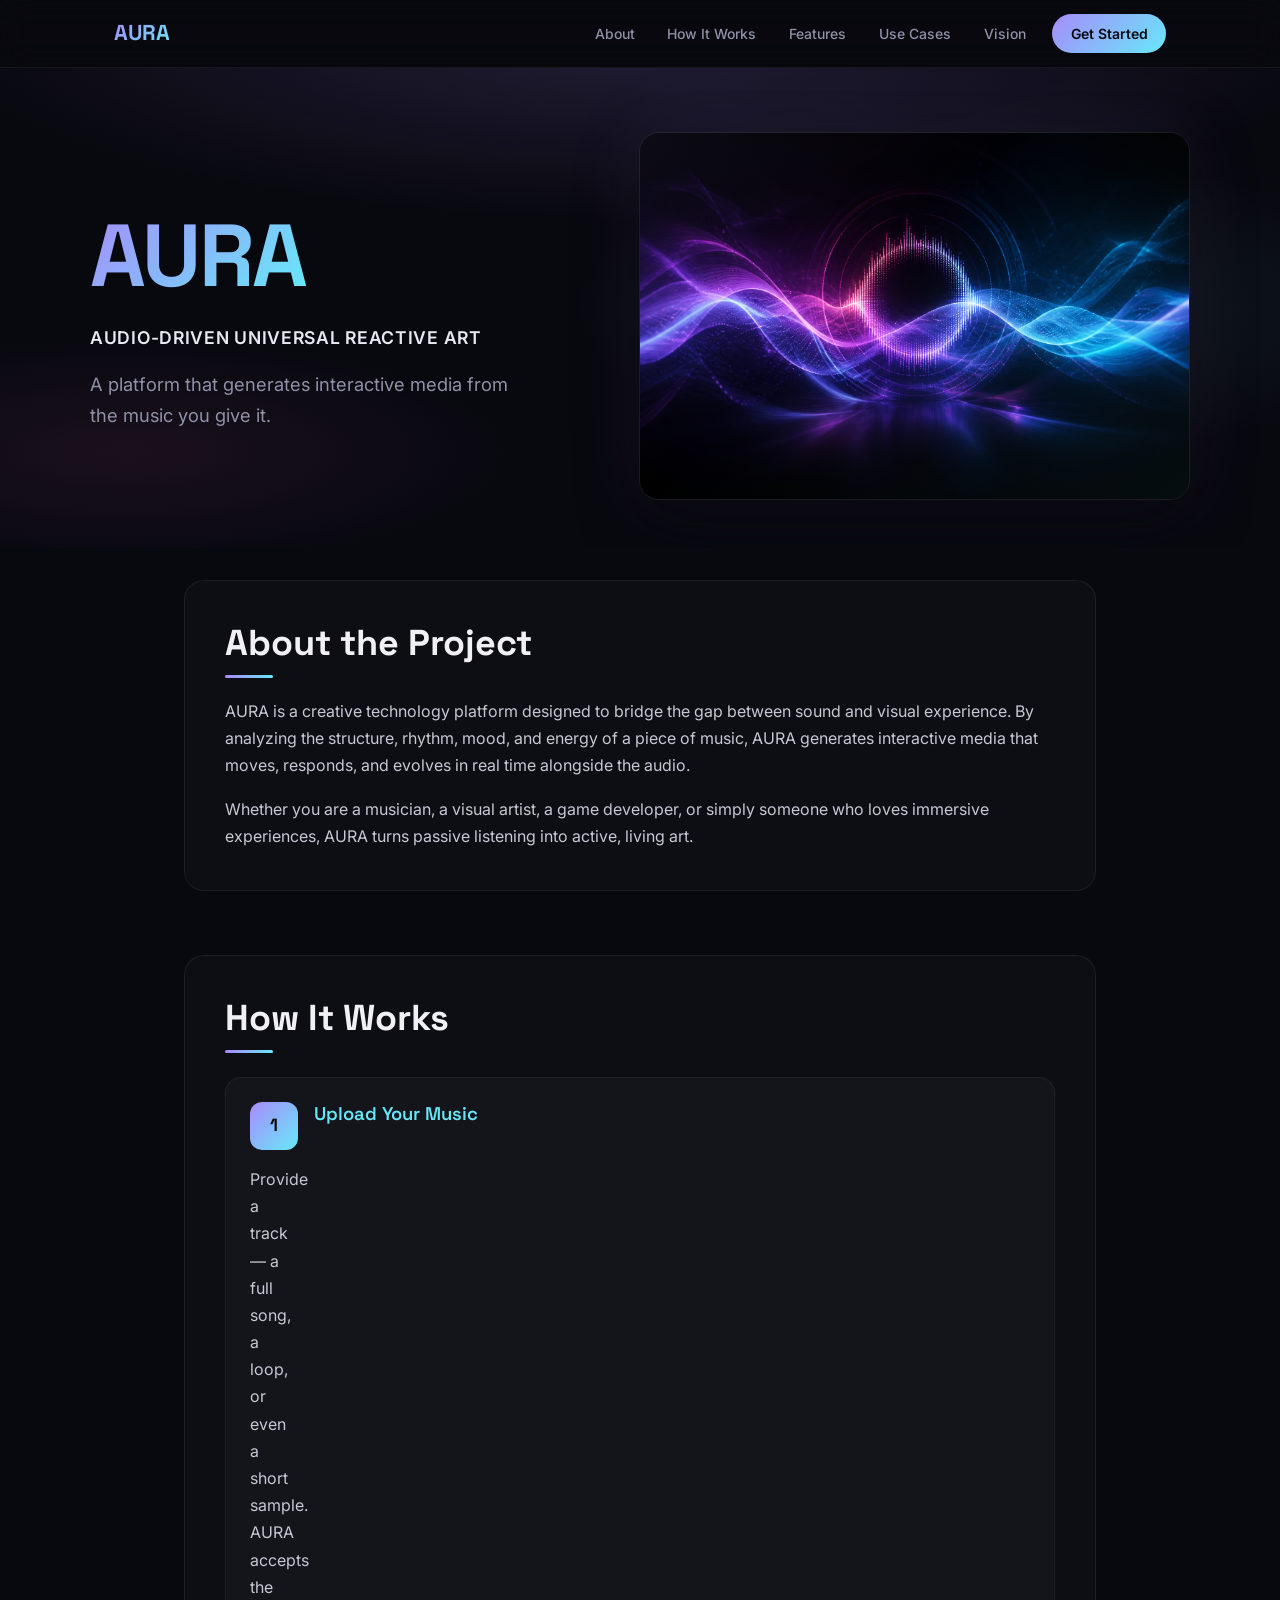
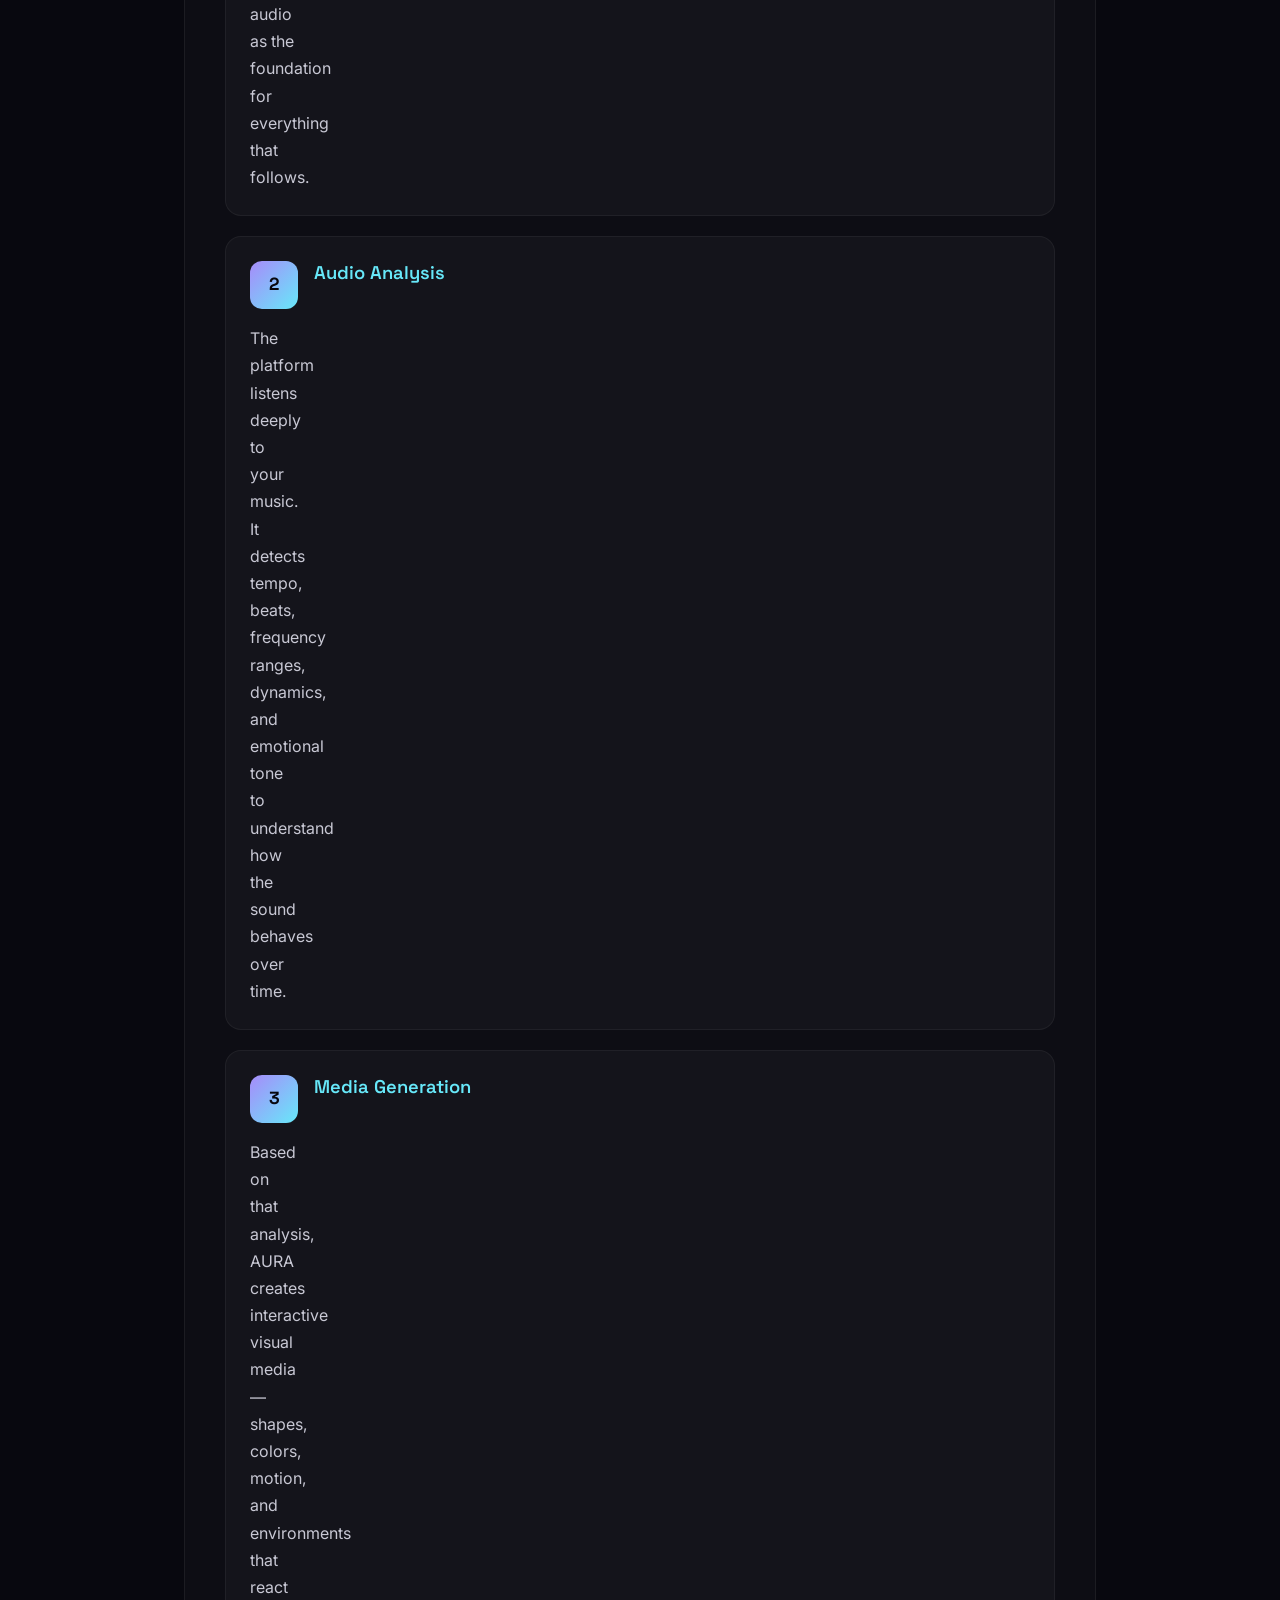
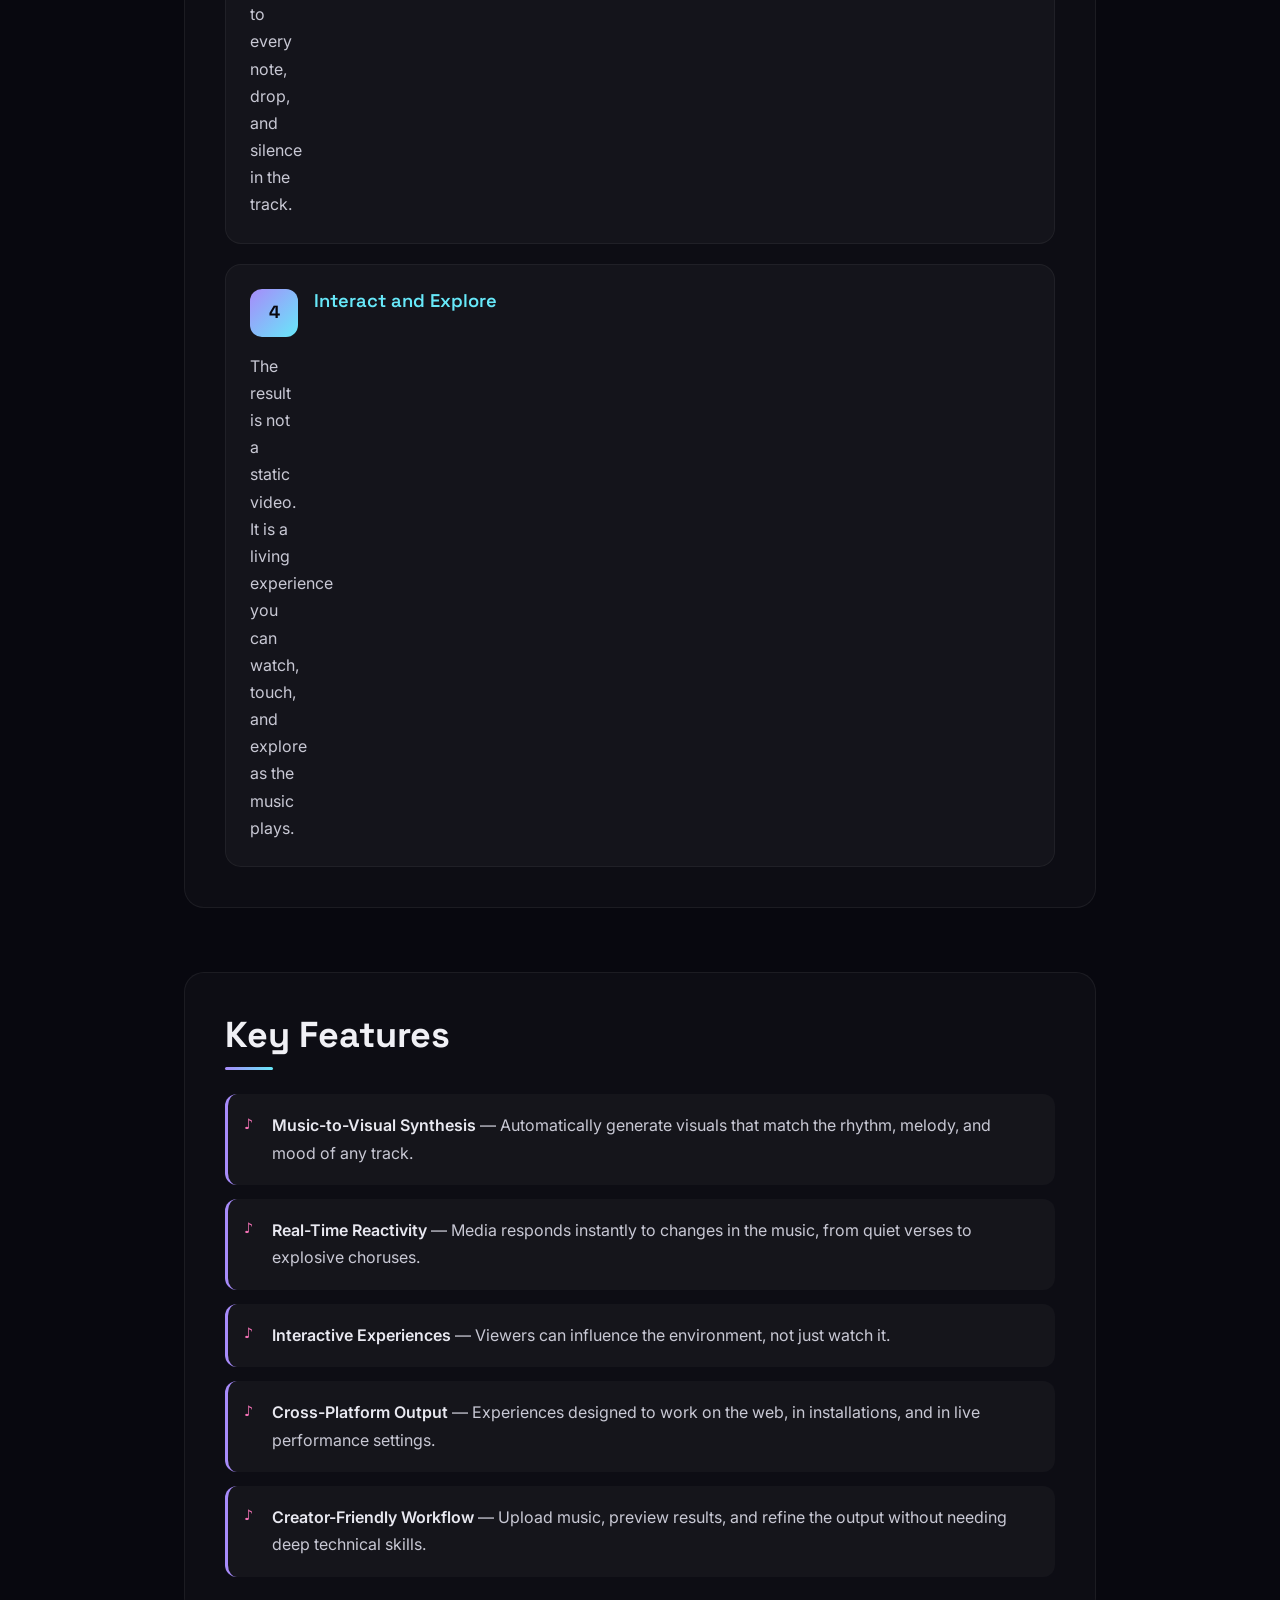
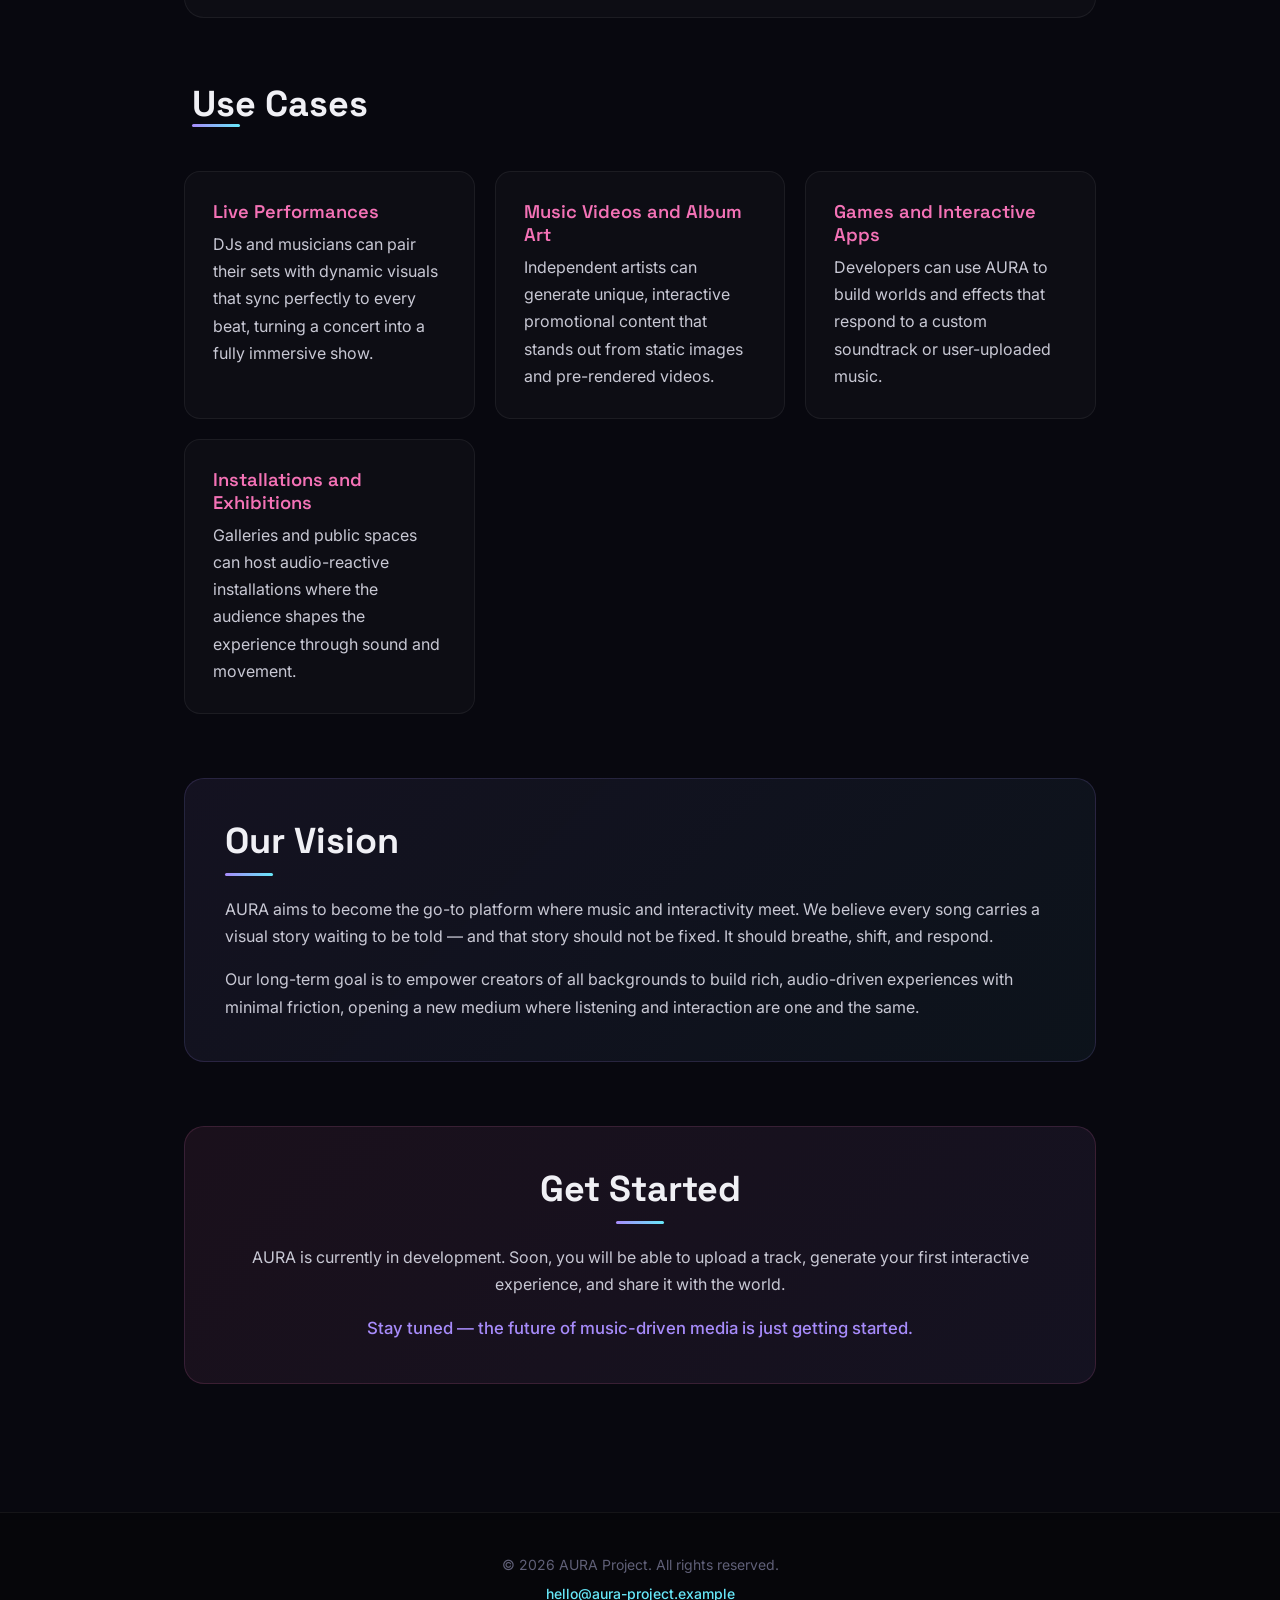
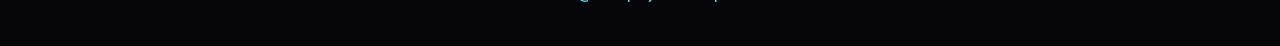
<file: index.html>
<!DOCTYPE html>
<html lang="en">
<head>
  <meta charset="UTF-8">
  <meta name="viewport" content="width=device-width, initial-scale=1.0">
  <title>AURA — Interactive Media from Music</title>
  <link rel="stylesheet" href="styles.css">
</head>
<body>

  <nav class="navbar" id="navbar">
    <div class="navbar-inner">
      <a href="#" class="navbar-brand">AURA</a>

      <button class="navbar-toggle" type="button" aria-label="Toggle menu" aria-expanded="false" aria-controls="navbar-menu">
        <span></span>
        <span></span>
        <span></span>
      </button>

      <ul class="navbar-menu" id="navbar-menu">
        <li><a href="#about">About</a></li>
        <li><a href="#how-it-works">How It Works</a></li>
        <li><a href="#features">Features</a></li>
        <li><a href="#use-cases">Use Cases</a></li>
        <li><a href="#vision">Vision</a></li>
        <li><a href="#get-started" class="navbar-cta">Get Started</a></li>
      </ul>
    </div>
  </nav>

  <header>
    <div class="hero-inner">
      <div class="hero-content">
        <h1>AURA</h1>
        <p><strong>Audio-driven Universal Reactive Art</strong></p>
        <p>A platform that generates interactive media from the music you give it.</p>
      </div>
      <figure class="hero-visual">
        <img
          src="assets/aura-hero.png"
          alt="Abstract audio-reactive visualization with flowing purple, cyan, and pink light waves"
          width="960"
          height="540"
        >
      </figure>
    </div>
  </header>

  <main>

    <section id="about">
      <h2>About the Project</h2>
      <p>
        AURA is a creative technology platform designed to bridge the gap between sound and visual experience.
        By analyzing the structure, rhythm, mood, and energy of a piece of music, AURA generates interactive
        media that moves, responds, and evolves in real time alongside the audio.
      </p>
      <p>
        Whether you are a musician, a visual artist, a game developer, or simply someone who loves immersive
        experiences, AURA turns passive listening into active, living art.
      </p>
    </section>

    <section id="how-it-works">
      <h2>How It Works</h2>
      <ol>
        <li>
          <h3>Upload Your Music</h3>
          <p>
            Provide a track — a full song, a loop, or even a short sample. AURA accepts the audio as the
            foundation for everything that follows.
          </p>
        </li>
        <li>
          <h3>Audio Analysis</h3>
          <p>
            The platform listens deeply to your music. It detects tempo, beats, frequency ranges, dynamics,
            and emotional tone to understand how the sound behaves over time.
          </p>
        </li>
        <li>
          <h3>Media Generation</h3>
          <p>
            Based on that analysis, AURA creates interactive visual media — shapes, colors, motion, and
            environments that react to every note, drop, and silence in the track.
          </p>
        </li>
        <li>
          <h3>Interact and Explore</h3>
          <p>
            The result is not a static video. It is a living experience you can watch, touch, and explore
            as the music plays.
          </p>
        </li>
      </ol>
    </section>

    <section id="features">
      <h2>Key Features</h2>
      <ul>
        <li>
          <strong>Music-to-Visual Synthesis</strong> — Automatically generate visuals that match the rhythm,
          melody, and mood of any track.
        </li>
        <li>
          <strong>Real-Time Reactivity</strong> — Media responds instantly to changes in the music, from
          quiet verses to explosive choruses.
        </li>
        <li>
          <strong>Interactive Experiences</strong> — Viewers can influence the environment, not just watch it.
        </li>
        <li>
          <strong>Cross-Platform Output</strong> — Experiences designed to work on the web, in installations,
          and in live performance settings.
        </li>
        <li>
          <strong>Creator-Friendly Workflow</strong> — Upload music, preview results, and refine the output
          without needing deep technical skills.
        </li>
      </ul>
    </section>

    <section id="use-cases">
      <h2>Use Cases</h2>

      <article>
        <h3>Live Performances</h3>
        <p>
          DJs and musicians can pair their sets with dynamic visuals that sync perfectly to every beat,
          turning a concert into a fully immersive show.
        </p>
      </article>

      <article>
        <h3>Music Videos and Album Art</h3>
        <p>
          Independent artists can generate unique, interactive promotional content that stands out from
          static images and pre-rendered videos.
        </p>
      </article>

      <article>
        <h3>Games and Interactive Apps</h3>
        <p>
          Developers can use AURA to build worlds and effects that respond to a custom soundtrack or
          user-uploaded music.
        </p>
      </article>

      <article>
        <h3>Installations and Exhibitions</h3>
        <p>
          Galleries and public spaces can host audio-reactive installations where the audience shapes
          the experience through sound and movement.
        </p>
      </article>
    </section>

    <section id="vision">
      <h2>Our Vision</h2>
      <p>
        AURA aims to become the go-to platform where music and interactivity meet. We believe every song
        carries a visual story waiting to be told — and that story should not be fixed. It should breathe,
        shift, and respond.
      </p>
      <p>
        Our long-term goal is to empower creators of all backgrounds to build rich, audio-driven experiences
        with minimal friction, opening a new medium where listening and interaction are one and the same.
      </p>
    </section>

    <section id="get-started">
      <h2>Get Started</h2>
      <p>
        AURA is currently in development. Soon, you will be able to upload a track, generate your first
        interactive experience, and share it with the world.
      </p>
      <p>
        Stay tuned — the future of music-driven media is just getting started.
      </p>
    </section>

  </main>

  <footer>
    <p>&copy; 2026 AURA Project. All rights reserved.</p>
    <p>
      <a href="mailto:hello@aura-project.example">hello@aura-project.example</a>
    </p>
  </footer>

  <script src="script.js"></script>
</body>
</html>
</file>
<file: styles.css>
/* ========================================
   AURA — Modern Landing Page Styles
   ======================================== */

@import url('https://fonts.googleapis.com/css2?family=Inter:wght@400;500;600;700&family=Space+Grotesk:wght@500;700&display=swap');

/* --- Reset & Base --- */
*,
*::before,
*::after {
  box-sizing: border-box;
  margin: 0;
  padding: 0;
}

html {
  scroll-behavior: smooth;
  scroll-padding-top: 5rem;
  font-size: 16px;
}

body {
  font-family: 'Inter', system-ui, -apple-system, sans-serif;
  background-color: #08080f;
  color: #c8c8d4;
  line-height: 1.7;
  min-height: 100vh;
}

/* --- Typography --- */
h1, h2, h3 {
  font-family: 'Space Grotesk', 'Inter', sans-serif;
  color: #f0f0f5;
  line-height: 1.25;
}

h1 {
  font-size: clamp(3rem, 8vw, 5.5rem);
  font-weight: 700;
  letter-spacing: -0.03em;
  background: linear-gradient(135deg, #a78bfa 0%, #67e8f9 50%, #f472b6 100%);
  -webkit-background-clip: text;
  -webkit-text-fill-color: transparent;
  background-clip: text;
}

h2 {
  font-size: clamp(1.75rem, 4vw, 2.25rem);
  font-weight: 700;
  margin-bottom: 1.25rem;
}

h3 {
  font-size: 1.15rem;
  font-weight: 600;
  margin-bottom: 0.5rem;
}

p {
  margin-bottom: 1rem;
}

p:last-child {
  margin-bottom: 0;
}

a {
  color: #67e8f9;
  text-decoration: none;
  transition: color 0.2s ease;
}

a:hover {
  color: #a78bfa;
}

strong {
  color: #e8e8f0;
  font-weight: 600;
}

/* --- Header / Hero --- */
header {
  padding: 4rem 1.5rem 3rem;
  position: relative;
  overflow: hidden;
}

header::before {
  content: '';
  position: absolute;
  inset: 0;
  background:
    radial-gradient(ellipse 80% 60% at 50% -10%, rgba(167, 139, 250, 0.18) 0%, transparent 70%),
    radial-gradient(ellipse 60% 50% at 80% 50%, rgba(103, 232, 249, 0.08) 0%, transparent 60%),
    radial-gradient(ellipse 50% 40% at 10% 80%, rgba(244, 114, 182, 0.08) 0%, transparent 60%);
  pointer-events: none;
}

.hero-inner {
  position: relative;
  max-width: 1100px;
  margin: 0 auto;
  display: grid;
  grid-template-columns: 1fr 1.1fr;
  gap: 3rem;
  align-items: center;
}

.hero-content {
  text-align: left;
}

.hero-visual {
  margin: 0;
  position: relative;
  border-radius: 1.25rem;
  overflow: hidden;
  border: 1px solid rgba(255, 255, 255, 0.08);
  box-shadow:
    0 24px 60px rgba(0, 0, 0, 0.45),
    0 0 80px rgba(167, 139, 250, 0.12);
}

.hero-visual::after {
  content: '';
  position: absolute;
  inset: 0;
  background: linear-gradient(
    135deg,
    rgba(167, 139, 250, 0.08) 0%,
    transparent 40%,
    rgba(103, 232, 249, 0.06) 100%
  );
  pointer-events: none;
}

.hero-visual img {
  display: block;
  width: 100%;
  height: auto;
  vertical-align: middle;
}

header p:first-of-type {
  font-size: 1.1rem;
  color: #a78bfa;
  letter-spacing: 0.04em;
  text-transform: uppercase;
  margin-top: 0.75rem;
  margin-bottom: 1rem;
}

header p:last-of-type {
  font-size: clamp(1rem, 2.5vw, 1.15rem);
  color: #9090a8;
  max-width: 420px;
}

/* --- Navigation Bar --- */
.navbar {
  position: sticky;
  top: 0;
  z-index: 200;
  background: rgba(8, 8, 15, 0.75);
  backdrop-filter: blur(16px);
  -webkit-backdrop-filter: blur(16px);
  border-bottom: 1px solid rgba(255, 255, 255, 0.06);
  transition: background 0.3s ease, box-shadow 0.3s ease;
}

.navbar.is-scrolled {
  background: rgba(8, 8, 15, 0.92);
  box-shadow: 0 4px 24px rgba(0, 0, 0, 0.35);
}

.navbar-inner {
  display: flex;
  align-items: center;
  justify-content: space-between;
  max-width: 1100px;
  margin: 0 auto;
  padding: 0.85rem 1.5rem;
  gap: 1.5rem;
}

.navbar-left {
  display: flex;
  align-items: center;
  gap: 0.85rem;
  flex-shrink: 0;
}

.navbar-draw-btn {
  display: inline-flex;
  align-items: center;
  gap: 0.35rem;
  padding: 0.35rem 0.85rem;
  border: 1.5px dashed rgba(244, 114, 182, 0.55);
  border-radius: 0.6rem;
  font-size: 0.78rem;
  font-weight: 700;
  letter-spacing: 0.04em;
  text-transform: uppercase;
  color: #f472b6 !important;
  background: rgba(244, 114, 182, 0.08);
  transition: background 0.2s ease, border-color 0.2s ease, transform 0.2s ease;
}

.navbar-draw-btn:hover {
  background: rgba(244, 114, 182, 0.18);
  border-color: #f472b6;
  transform: translateY(-1px) rotate(-1deg);
}

.navbar-brand {
  font-family: 'Space Grotesk', 'Inter', sans-serif;
  font-size: 1.35rem;
  font-weight: 700;
  letter-spacing: -0.02em;
  background: linear-gradient(135deg, #a78bfa 0%, #67e8f9 100%);
  -webkit-background-clip: text;
  -webkit-text-fill-color: transparent;
  background-clip: text;
  flex-shrink: 0;
}

.navbar-brand:hover {
  opacity: 0.85;
}

.navbar-menu {
  list-style: none;
  display: flex;
  align-items: center;
  gap: 0.25rem;
  margin: 0;
  padding: 0;
}

.navbar-menu a {
  display: block;
  padding: 0.5rem 0.9rem;
  border-radius: 999px;
  font-size: 0.875rem;
  font-weight: 500;
  color: #9090a8;
  transition: background 0.2s ease, color 0.2s ease;
}

.navbar-menu a:hover,
.navbar-menu a.is-active {
  background: rgba(167, 139, 250, 0.12);
  color: #e8e8f0;
}

.navbar-menu a.is-active {
  color: #67e8f9;
}

.navbar-cta {
  margin-left: 0.5rem;
  padding: 0.5rem 1.15rem !important;
  background: linear-gradient(135deg, #a78bfa, #67e8f9) !important;
  color: #08080f !important;
  font-weight: 600 !important;
}

.navbar-cta:hover {
  opacity: 0.9;
  color: #08080f !important;
  background: linear-gradient(135deg, #a78bfa, #67e8f9) !important;
}

.navbar-cta.is-active {
  color: #08080f !important;
}

/* Mobile toggle button */
.navbar-toggle {
  display: none;
  flex-direction: column;
  justify-content: center;
  gap: 5px;
  width: 2.25rem;
  height: 2.25rem;
  padding: 0;
  border: 1px solid rgba(255, 255, 255, 0.1);
  border-radius: 0.5rem;
  background: rgba(255, 255, 255, 0.04);
  cursor: pointer;
  transition: background 0.2s ease;
}

.navbar-toggle:hover {
  background: rgba(167, 139, 250, 0.12);
}

.navbar-toggle span {
  display: block;
  width: 1.15rem;
  height: 2px;
  margin: 0 auto;
  background: #e8e8f0;
  border-radius: 1px;
  transition: transform 0.3s ease, opacity 0.3s ease;
}

.navbar-toggle.is-open span:nth-child(1) {
  transform: translateY(7px) rotate(45deg);
}

.navbar-toggle.is-open span:nth-child(2) {
  opacity: 0;
}

.navbar-toggle.is-open span:nth-child(3) {
  transform: translateY(-7px) rotate(-45deg);
}

/* --- Main Layout --- */
main {
  max-width: 960px;
  margin: 0 auto;
  padding: 2rem 1.5rem 4rem;
}

section {
  margin-bottom: 4rem;
  padding: 2.5rem;
  background: rgba(255, 255, 255, 0.025);
  border: 1px solid rgba(255, 255, 255, 0.06);
  border-radius: 1.25rem;
  transition: border-color 0.3s ease;
}

section:hover {
  border-color: rgba(167, 139, 250, 0.15);
}

section h2 {
  position: relative;
  padding-bottom: 0.75rem;
}

section h2::after {
  content: '';
  position: absolute;
  bottom: 0;
  left: 0;
  width: 3rem;
  height: 3px;
  border-radius: 2px;
  background: linear-gradient(90deg, #a78bfa, #67e8f9);
}

/* --- How It Works — Steps --- */
#how-it-works ol {
  list-style: none;
  counter-reset: step;
  display: grid;
  gap: 1.25rem;
  margin-top: 1.5rem;
}

#how-it-works li {
  counter-increment: step;
  display: grid;
  grid-template-columns: 3rem 1fr;
  gap: 1rem;
  align-items: start;
  padding: 1.5rem;
  background: rgba(255, 255, 255, 0.03);
  border-radius: 1rem;
  border: 1px solid rgba(255, 255, 255, 0.05);
  transition: transform 0.2s ease, border-color 0.2s ease;
}

#how-it-works li:hover {
  transform: translateY(-2px);
  border-color: rgba(103, 232, 249, 0.2);
}

#how-it-works li::before {
  content: counter(step);
  display: flex;
  align-items: center;
  justify-content: center;
  width: 3rem;
  height: 3rem;
  border-radius: 0.75rem;
  font-family: 'Space Grotesk', sans-serif;
  font-weight: 700;
  font-size: 1.1rem;
  color: #08080f;
  background: linear-gradient(135deg, #a78bfa, #67e8f9);
  flex-shrink: 0;
}

#how-it-works li h3 {
  color: #67e8f9;
}

/* --- Features List --- */
#features ul {
  list-style: none;
  display: grid;
  gap: 0.85rem;
  margin-top: 1.5rem;
}

#features li {
  padding: 1.15rem 1.25rem 1.15rem 2.75rem;
  background: rgba(255, 255, 255, 0.03);
  border-radius: 0.75rem;
  border-left: 3px solid #a78bfa;
  position: relative;
  transition: background 0.2s ease;
}

#features li:hover {
  background: rgba(167, 139, 250, 0.06);
}

#features li::before {
  content: '♪';
  position: absolute;
  left: 1rem;
  top: 1.1rem;
  color: #f472b6;
  font-size: 0.9rem;
}

/* --- Use Cases — Card Grid --- */
#use-cases {
  background: transparent;
  border: none;
  padding: 0;
}

#use-cases > h2 {
  padding: 0 0.5rem;
  margin-bottom: 1.5rem;
}

#use-cases > h2::after {
  left: 0.5rem;
}

#use-cases article {
  padding: 1.75rem;
  background: rgba(255, 255, 255, 0.025);
  border: 1px solid rgba(255, 255, 255, 0.06);
  border-radius: 1rem;
  transition: transform 0.25s ease, border-color 0.25s ease, box-shadow 0.25s ease;
}

#use-cases article:hover {
  transform: translateY(-4px);
  border-color: rgba(244, 114, 182, 0.25);
  box-shadow: 0 12px 40px rgba(0, 0, 0, 0.3);
}

#use-cases article h3 {
  color: #f472b6;
}

/* Grid wrapper via display on section children */
#use-cases {
  display: grid;
  grid-template-columns: repeat(auto-fit, minmax(280px, 1fr));
  gap: 1.25rem;
}

#use-cases > h2 {
  grid-column: 1 / -1;
}

/* --- Vision & Get Started --- */
#vision {
  background: linear-gradient(135deg, rgba(167, 139, 250, 0.08) 0%, rgba(103, 232, 249, 0.05) 100%);
  border-color: rgba(167, 139, 250, 0.15);
}

#get-started {
  text-align: center;
  background: linear-gradient(135deg, rgba(244, 114, 182, 0.08) 0%, rgba(167, 139, 250, 0.08) 100%);
  border-color: rgba(244, 114, 182, 0.15);
}

#get-started h2::after {
  left: 50%;
  transform: translateX(-50%);
}

#get-started p:last-child {
  font-size: 1.05rem;
  color: #a78bfa;
  font-weight: 500;
}

/* --- Footer --- */
footer {
  text-align: center;
  padding: 2.5rem 1.5rem;
  border-top: 1px solid rgba(255, 255, 255, 0.06);
  background: rgba(0, 0, 0, 0.3);
}

footer p {
  font-size: 0.875rem;
  color: #606078;
  margin-bottom: 0.35rem;
}

footer a {
  font-weight: 500;
}

/* --- Scroll Animations --- */
.animate-on-scroll {
  opacity: 0;
  transform: translateY(2rem);
  transition:
    opacity 0.7s cubic-bezier(0.22, 1, 0.36, 1),
    transform 0.7s cubic-bezier(0.22, 1, 0.36, 1);
  transition-delay: var(--delay, 0ms);
}

.animate-on-scroll.is-visible {
  opacity: 1;
  transform: translateY(0);
}

/* Hero load animation */
.animate-hero-item {
  opacity: 0;
  transform: translateY(1.5rem);
  animation: heroFadeIn 0.9s cubic-bezier(0.22, 1, 0.36, 1) forwards;
  animation-delay: var(--hero-delay, 0ms);
}

@keyframes heroFadeIn {
  to {
    opacity: 1;
    transform: translateY(0);
  }
}

/* Respect reduced motion preference */
@media (prefers-reduced-motion: reduce) {
  .animate-on-scroll,
  .animate-hero-item {
    opacity: 1;
    transform: none;
    animation: none;
    transition: none;
  }
}

/* --- Responsive --- */
@media (max-width: 900px) {
  .hero-inner {
    grid-template-columns: 1fr;
    gap: 2.5rem;
  }

  .hero-content {
    text-align: center;
  }

  header p:last-of-type {
    max-width: 520px;
    margin: 0 auto;
  }

  .navbar-toggle {
    display: flex;
  }

  .navbar-menu {
    position: absolute;
    top: 100%;
    left: 0;
    right: 0;
    flex-direction: column;
    align-items: stretch;
    gap: 0.25rem;
    padding: 1rem 1.5rem 1.25rem;
    background: rgba(8, 8, 15, 0.97);
    border-bottom: 1px solid rgba(255, 255, 255, 0.06);
    box-shadow: 0 12px 32px rgba(0, 0, 0, 0.4);
    opacity: 0;
    visibility: hidden;
    transform: translateY(-0.5rem);
    transition: opacity 0.25s ease, transform 0.25s ease, visibility 0.25s ease;
  }

  .navbar-menu.is-open {
    opacity: 1;
    visibility: visible;
    transform: translateY(0);
  }

  .navbar-menu a {
    padding: 0.75rem 1rem;
    text-align: center;
  }

  .navbar-cta {
    margin-left: 0;
    margin-top: 0.25rem;
  }

  .navbar {
    position: sticky;
  }

  .navbar-inner {
    position: relative;
    flex-wrap: wrap;
  }
}

@media (max-width: 640px) {
  header {
    padding: 3rem 1.25rem 2rem;
  }

  .hero-inner {
    grid-template-columns: 1fr;
    gap: 2rem;
  }

  .hero-content {
    text-align: center;
  }

  header p:last-of-type {
    max-width: none;
    margin: 0 auto;
  }

  section {
    padding: 1.75rem 1.25rem;
    margin-bottom: 2.5rem;
  }

  #how-it-works li {
    grid-template-columns: 1fr;
    gap: 0.75rem;
  }

  #how-it-works li::before {
    width: 2.5rem;
    height: 2.5rem;
    font-size: 1rem;
  }
}

/* --- Auth Pages --- */
.auth-page {
  display: flex;
  flex-direction: column;
  min-height: 100vh;
}

.auth-main {
  flex: 1;
  display: flex;
  align-items: center;
  justify-content: center;
  padding: 3rem 1.5rem;
  position: relative;
}

.auth-main::before {
  content: '';
  position: absolute;
  inset: 0;
  background:
    radial-gradient(ellipse 70% 50% at 50% 0%, rgba(167, 139, 250, 0.15) 0%, transparent 60%),
    radial-gradient(ellipse 50% 40% at 90% 80%, rgba(103, 232, 249, 0.08) 0%, transparent 60%);
  pointer-events: none;
}

.auth-card {
  position: relative;
  width: 100%;
  max-width: 420px;
  padding: 2.5rem;
  background: rgba(255, 255, 255, 0.03);
  border: 1px solid rgba(255, 255, 255, 0.08);
  border-radius: 1.25rem;
  box-shadow: 0 24px 60px rgba(0, 0, 0, 0.35);
}

.auth-card h1 {
  font-size: 1.85rem;
  text-align: center;
  margin-bottom: 0.5rem;
}

.auth-subtitle {
  text-align: center;
  color: #9090a8;
  margin-bottom: 2rem;
  font-size: 0.95rem;
}

.auth-form {
  display: flex;
  flex-direction: column;
  gap: 1.25rem;
}

.form-group {
  display: flex;
  flex-direction: column;
  gap: 0.45rem;
}

.form-group label {
  font-size: 0.875rem;
  font-weight: 500;
  color: #e8e8f0;
}

.form-group input {
  padding: 0.75rem 1rem;
  border: 1px solid rgba(255, 255, 255, 0.1);
  border-radius: 0.65rem;
  background: rgba(255, 255, 255, 0.04);
  color: #f0f0f5;
  font-family: inherit;
  font-size: 0.95rem;
  transition: border-color 0.2s ease, box-shadow 0.2s ease;
}

.form-group input::placeholder {
  color: #606078;
}

.form-group input:focus {
  outline: none;
  border-color: rgba(167, 139, 250, 0.5);
  box-shadow: 0 0 0 3px rgba(167, 139, 250, 0.15);
}

.btn-primary {
  margin-top: 0.5rem;
  padding: 0.85rem 1.5rem;
  border: none;
  border-radius: 999px;
  background: linear-gradient(135deg, #a78bfa, #67e8f9);
  color: #08080f;
  font-family: inherit;
  font-size: 1rem;
  font-weight: 600;
  cursor: pointer;
  transition: opacity 0.2s ease, transform 0.2s ease;
}

.btn-primary:hover {
  opacity: 0.92;
  transform: translateY(-1px);
}

.auth-footer {
  text-align: center;
  margin-top: 1.75rem;
  font-size: 0.9rem;
  color: #9090a8;
}

/* --- Flash Messages --- */
.flash-container {
  position: fixed;
  top: 4.5rem;
  left: 50%;
  transform: translateX(-50%);
  z-index: 300;
  width: min(90%, 480px);
  display: flex;
  flex-direction: column;
  gap: 0.5rem;
}

.flash-list {
  display: flex;
  flex-direction: column;
  gap: 0.5rem;
  margin-bottom: 1.5rem;
}

.flash {
  padding: 0.85rem 1.15rem;
  border-radius: 0.65rem;
  font-size: 0.9rem;
  font-weight: 500;
  text-align: center;
}

.flash-success {
  background: rgba(103, 232, 249, 0.12);
  border: 1px solid rgba(103, 232, 249, 0.3);
  color: #67e8f9;
}

.flash-error {
  background: rgba(244, 114, 182, 0.12);
  border: 1px solid rgba(244, 114, 182, 0.3);
  color: #f472b6;
}
</file>
